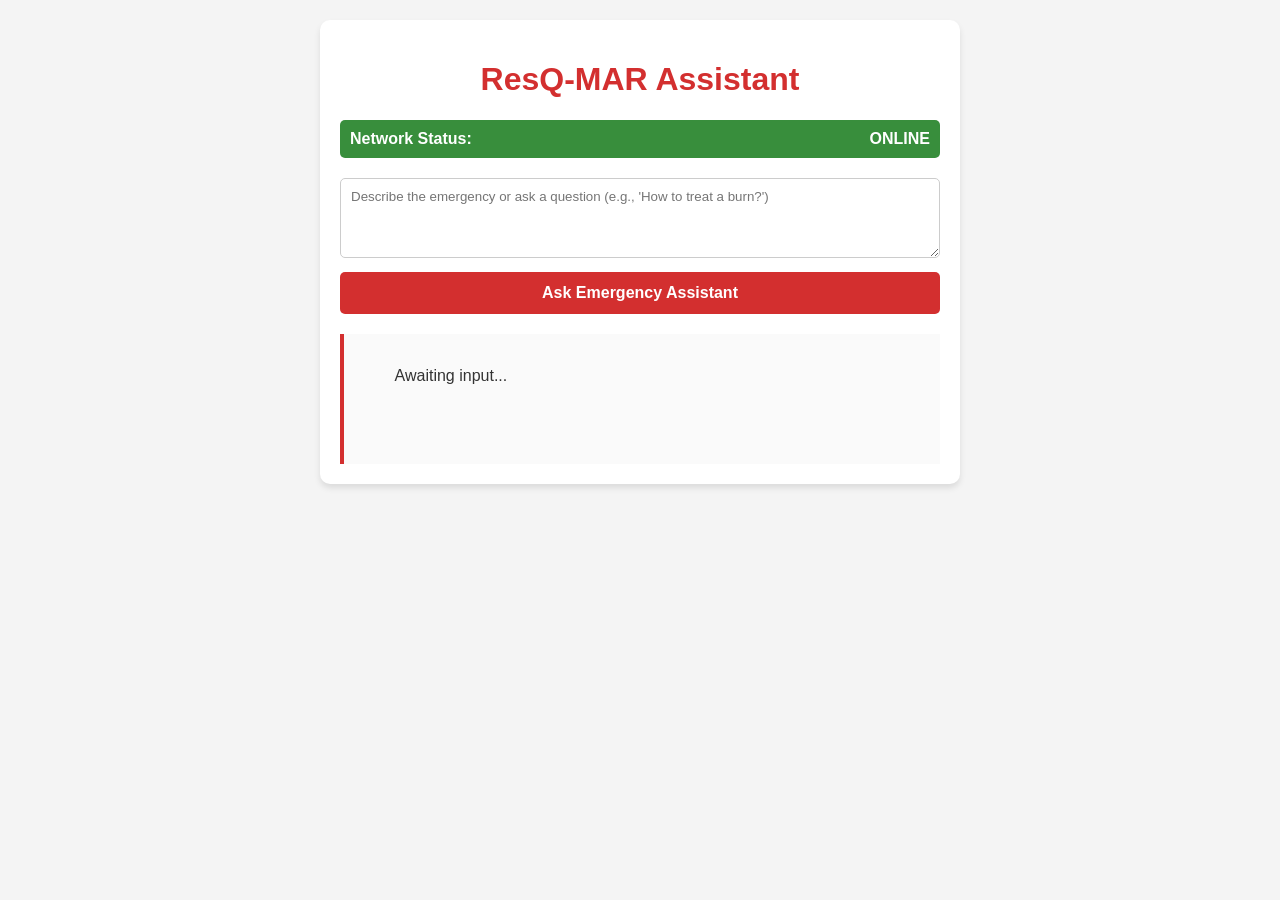
<file: frontend/pwa_offline.html>
<!DOCTYPE html>
<html lang="en">
<head>
    <meta charset="UTF-8">
    <meta name="viewport" content="width=device-width, initial-scale=1.0">
    <title>ResQ-MAR Edge Client</title>
    <style>
        :root {
            --bg-color: #f4f4f4;
            --text-color: #333;
            --primary-color: #d32f2f; /* Emergency Red */
            --online-color: #388e3c;
            --offline-color: #d32f2f;
        }
        body {
            font-family: -apple-system, BlinkMacSystemFont, "Segoe UI", Roboto, Helvetica, Arial, sans-serif;
            background-color: var(--bg-color);
            color: var(--text-color);
            margin: 0;
            padding: 20px;
            display: flex;
            flex-direction: column;
            align-items: center;
        }
        .container {
            max-width: 600px;
            width: 100%;
            background: white;
            padding: 20px;
            border-radius: 10px;
            box-shadow: 0 4px 6px rgba(0,0,0,0.1);
        }
        h1 {
            color: var(--primary-color);
            text-align: center;
        }
        .status-bar {
            display: flex;
            justify-content: space-between;
            align-items: center;
            padding: 10px;
            border-radius: 5px;
            margin-bottom: 20px;
            font-weight: bold;
            color: white;
            background-color: var(--online-color);
            transition: background-color 0.3s;
        }
        .status-bar.offline {
            background-color: var(--offline-color);
        }
        .offline-warning {
            display: none;
            color: var(--offline-color);
            font-size: 0.9em;
            margin-bottom: 15px;
            text-align: center;
            font-weight: bold;
        }
        textarea {
            width: 100%;
            padding: 10px;
            border: 1px solid #ccc;
            border-radius: 5px;
            resize: vertical;
            min-height: 80px;
            box-sizing: border-box;
            font-family: inherit;
        }
        button {
            width: 100%;
            padding: 12px;
            background-color: var(--primary-color);
            color: white;
            border: none;
            border-radius: 5px;
            font-size: 16px;
            font-weight: bold;
            cursor: pointer;
            margin-top: 10px;
        }
        button:hover {
            background-color: #b71c1c;
        }
        .answer-box {
            margin-top: 20px;
            padding: 15px;
            border-left: 4px solid var(--primary-color);
            background-color: #fafafa;
            min-height: 100px;
            white-space: pre-wrap;
        }
        
        /* Inline Manifest */
        /*
        {
          "name": "ResQ-MAR Edge",
          "short_name": "ResQ",
          "start_url": ".",
          "display": "standalone",
          "background_color": "#ffffff",
          "theme_color": "#d32f2f"
        }
        */
    </style>
</head>
<body>

<div class="container">
    <h1>ResQ-MAR Assistant</h1>
    
    <div id="statusIndicator" class="status-bar">
        <span>Network Status:</span>
        <span id="statusText">ONLINE</span>
    </div>
    
    <div id="offlineWarning" class="offline-warning">
        ⚠ Operating in offline mode. Answers may be limited to Edge SLM knowledge.
    </div>
    
    <textarea id="questionInput" placeholder="Describe the emergency or ask a question (e.g., 'How to treat a burn?')"></textarea>
    
    <button onclick="askQuestion()">Ask Emergency Assistant</button>
    
    <div class="answer-box" id="answerDisplay">
        Awaiting input...
    </div>
</div>

<script>
    const statusBar = document.getElementById('statusIndicator');
    const statusText = document.getElementById('statusText');
    const offlineWarning = document.getElementById('offlineWarning');
    const answerDisplay = document.getElementById('answerDisplay');
    const questionInput = document.getElementById('questionInput');

    function updateOnlineStatus() {
        if (navigator.onLine) {
            statusBar.classList.remove('offline');
            statusText.textContent = 'ONLINE';
            offlineWarning.style.display = 'none';
        } else {
            statusBar.classList.add('offline');
            statusText.textContent = 'OFFLINE';
            offlineWarning.style.display = 'block';
        }
    }

    window.addEventListener('online', updateOnlineStatus);
    window.addEventListener('offline', updateOnlineStatus);
    updateOnlineStatus(); // Initial check

    // Mock functionality for the HTML PWA
    function askQuestion() {
        const question = questionInput.value.trim();
        if (!question) return;
        
        answerDisplay.textContent = 'Processing request...';
        
        // In a real PWA, this would call the offline_client.py backend
        // or a bundled WASM version of the SLM. Here we simulate the logic.
        setTimeout(() => {
            if (navigator.onLine) {
                answerDisplay.innerHTML = `<strong>[CLOUD - llama3.1]</strong><br/><br/>Simulated Cloud Response to: "${question}". Full data available.`;
            } else {
                answerDisplay.innerHTML = `<strong>[EDGE - phi3:mini]</strong><br/><br/>Simulated Edge Response to: "${question}". Concise actionable guidance provided offline.`;
            }
        }, 800);
    }

    // Basic Service Worker Registration
    if ('serviceWorker' in navigator) {
        // Inline service worker registration placeholder
        // navigator.serviceWorker.register('sw.js');
        console.log('Service Worker supported and ready for offline caching.');
    }
</script>

</body>
</html>
</file>
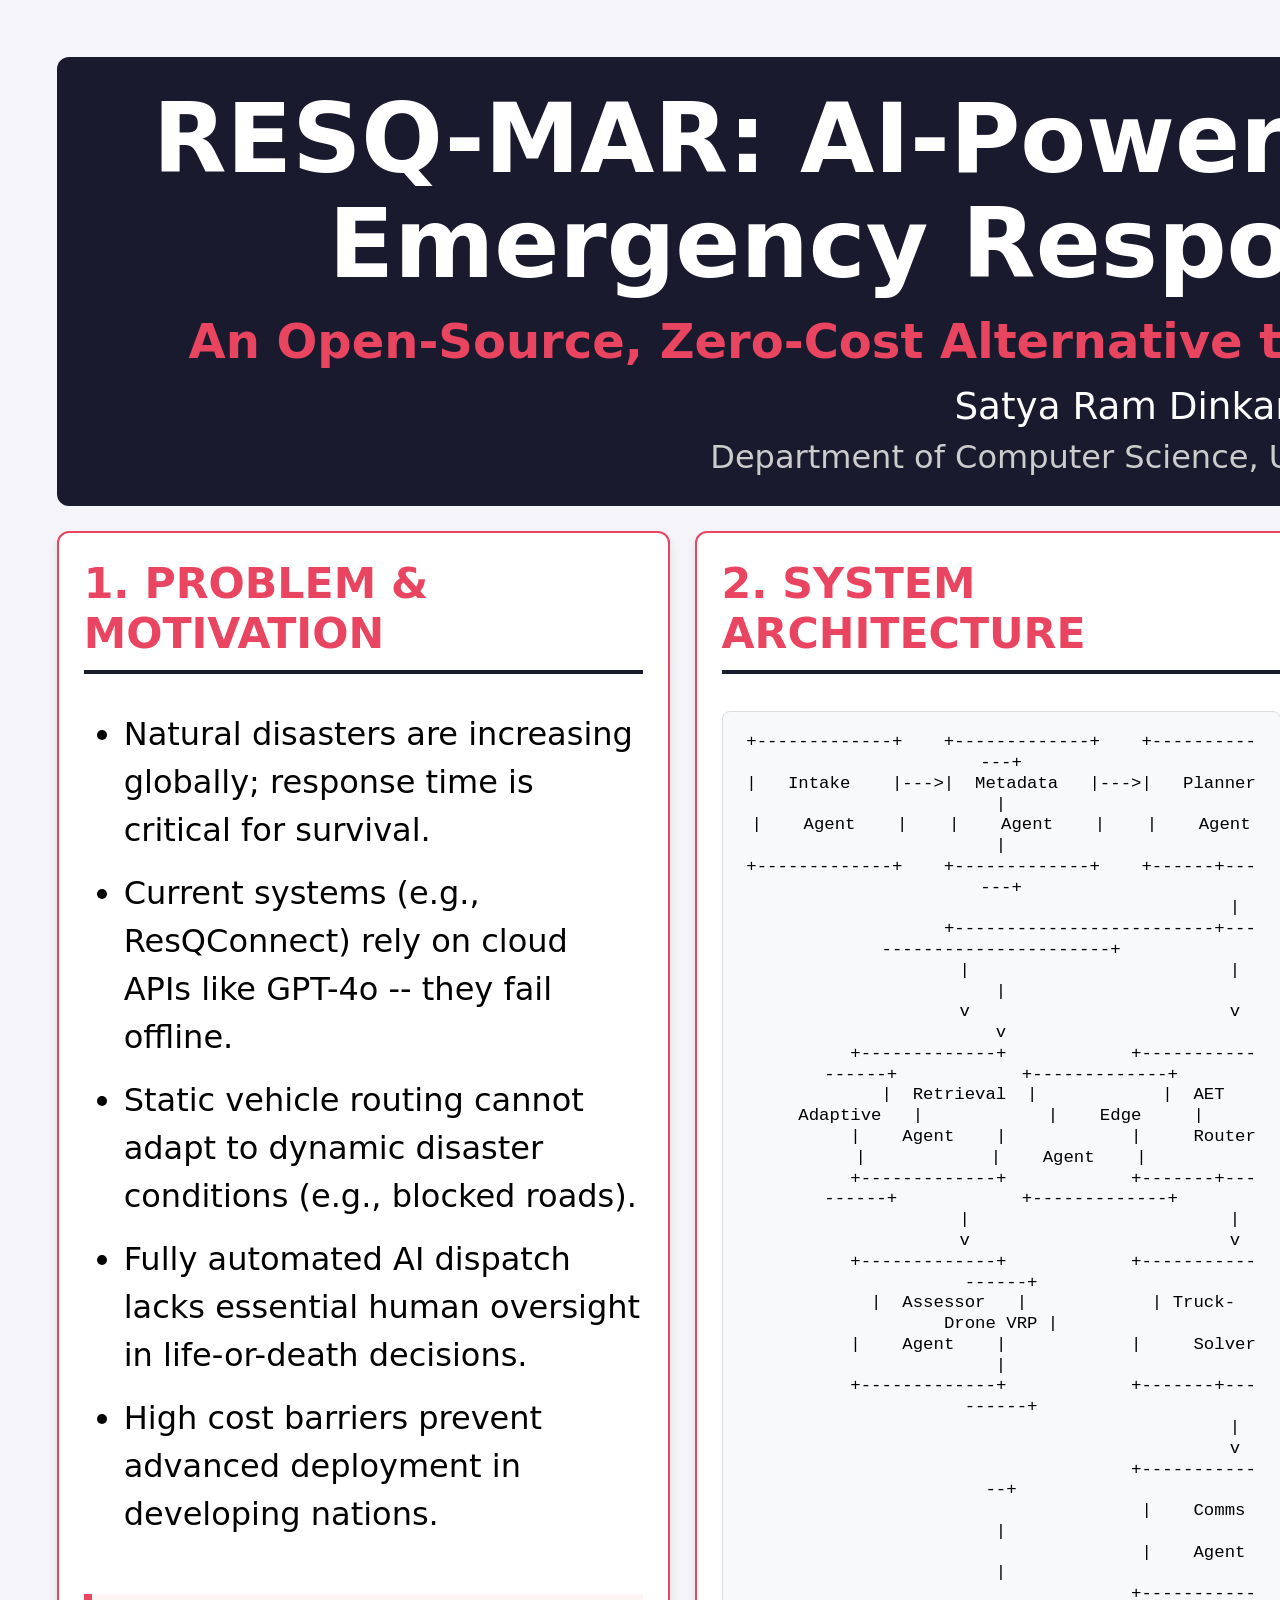
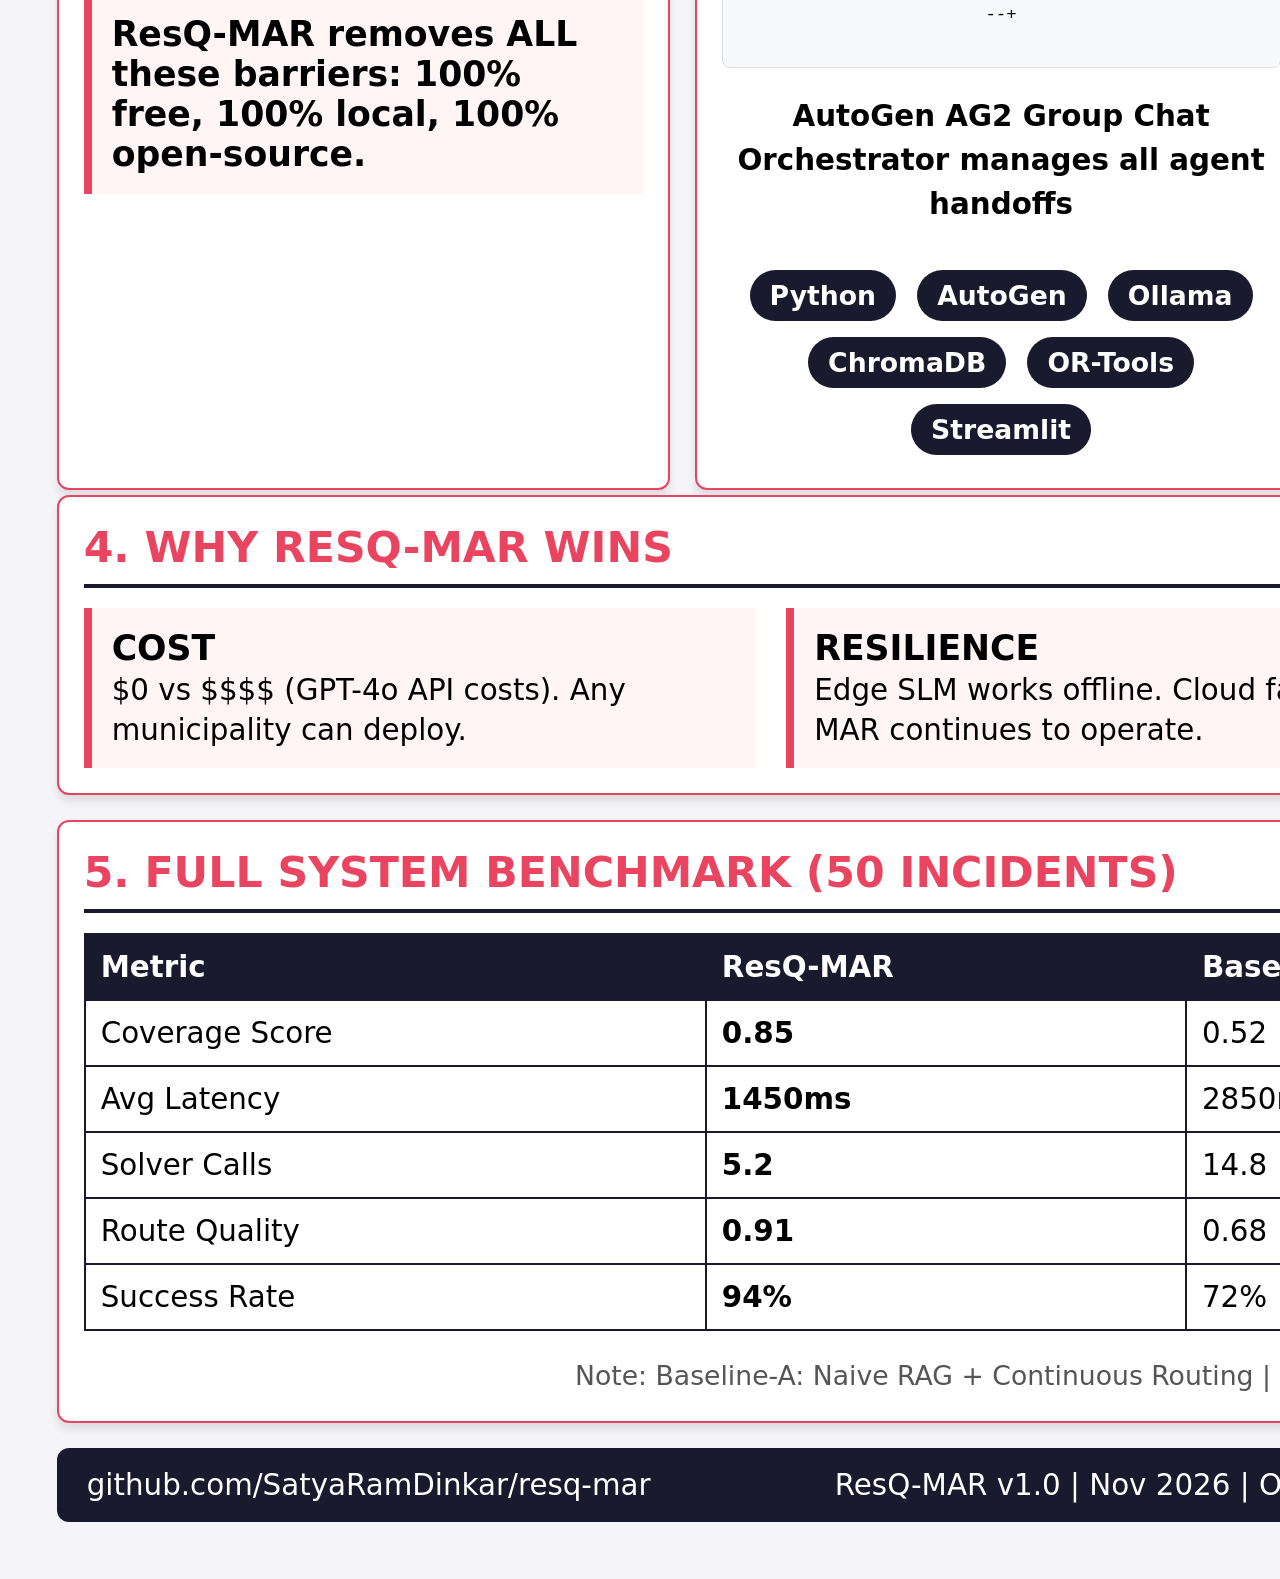
<file: docs/poster/resq_mar_poster.html>
<!DOCTYPE html>
<html lang="en">
<head>
<meta charset="UTF-8">
<title>ResQ-MAR Academic Poster</title>
<style>
    @page { size: A1 portrait; margin: 0; }
    body {
        margin: 0;
        padding: 0;
        font-family: system-ui, -apple-system, sans-serif;
        background: #f4f4f9;
        width: 594mm;
        height: 841mm;
        box-sizing: border-box;
    }
    .poster {
        display: flex;
        flex-direction: column;
        height: 100%;
        padding: 15mm;
        box-sizing: border-box;
    }
    .header {
        background: #1a1a2e;
        color: white;
        padding: 30px;
        text-align: center;
        border-radius: 12px;
        margin-bottom: 25px;
        flex: 0 0 auto;
        position: relative;
    }
    .qr-box {
        position: absolute;
        top: 30px;
        right: 30px;
        background: white;
        color: #1a1a2e;
        padding: 15px;
        border-radius: 8px;
        font-size: 20pt;
        font-weight: bold;
    }
    h1 { font-size: 72pt; margin: 0; color: white; line-height: 1.1; }
    h2.subtitle { font-size: 36pt; color: #e94560; margin: 15px 0; }
    .authors { font-size: 28pt; margin: 10px 0; }
    .affiliation { font-size: 24pt; color: #ccc; margin: 0; }
    
    .grid-main {
        display: grid;
        grid-template-columns: 1fr 1fr 1fr;
        gap: 25px;
        flex: 1;
        min-height: 0;
    }
    .section {
        background: white;
        border: 2px solid #e94560;
        border-radius: 12px;
        padding: 25px;
        box-shadow: 0 6px 10px rgba(0,0,0,0.1);
        display: flex;
        flex-direction: column;
    }
    .section-full {
        background: white;
        border: 2px solid #e94560;
        border-radius: 12px;
        padding: 25px;
        margin-top: 25px;
        box-shadow: 0 6px 10px rgba(0,0,0,0.1);
        flex: 0 0 auto;
    }
    h3 {
        font-size: 32pt;
        color: #e94560;
        text-transform: uppercase;
        margin-top: 0;
        border-bottom: 4px solid #1a1a2e;
        padding-bottom: 12px;
        margin-bottom: 20px;
    }
    p, li { font-size: 24pt; line-height: 1.5; margin-bottom: 15px; }
    
    .highlight {
        background: #fff5f5;
        border-left: 8px solid #e94560;
        padding: 20px;
        margin: 25px 0;
        font-weight: bold;
        font-size: 26pt;
    }
    
    table { width: 100%; border-collapse: collapse; margin-top: 15px; margin-bottom: 25px; }
    th, td { border: 2px solid #1a1a2e; padding: 15px; font-size: 22pt; text-align: left; }
    th { background: #1a1a2e; color: white; }
    
    pre {
        font-family: 'Courier New', Courier, monospace;
        font-size: 13pt;
        background: #f8f9fa;
        padding: 20px;
        border-radius: 8px;
        border: 1px solid #ddd;
        overflow: hidden;
        line-height: 1.2;
        text-align: center;
        white-space: pre-wrap;
    }
    .pill-container { text-align: center; margin-top: 20px; }
    .pill {
        display: inline-block;
        background: #1a1a2e;
        color: white;
        padding: 10px 20px;
        border-radius: 30px;
        font-size: 20pt;
        margin: 8px;
        font-weight: bold;
    }
    
    .footer {
        background: #1a1a2e;
        color: white;
        padding: 20px 30px;
        display: flex;
        justify-content: space-between;
        align-items: center;
        border-radius: 12px;
        margin-top: 25px;
        flex: 0 0 auto;
        font-size: 22pt;
    }
    
    @media print {
        body { margin: 0; background: white; -webkit-print-color-adjust: exact; }
    }
</style>
</head>
<body>
<div class="poster">

    <!-- Header Section -->
    <div class="header">
        <h1>RESQ-MAR: AI-Powered Multi-Agent<br>Emergency Response System</h1>
        <h2 class="subtitle">An Open-Source, Zero-Cost Alternative to Cloud-Dependent Dispatch</h2>
        <div class="authors">Satya Ram Dinkar</div>
        <div class="affiliation">Department of Computer Science, University Name</div>
        <div class="qr-box">github.com/<br>SatyaRamDinkar/<br>resq-mar</div>
    </div>

    <!-- Main 3-Column Grid -->
    <div class="grid-main">
        <!-- 1. Introduction -->
        <div class="section">
            <h3>1. PROBLEM & MOTIVATION</h3>
            <ul>
                <li>Natural disasters are increasing globally; response time is critical for survival.</li>
                <li>Current systems (e.g., ResQConnect) rely on cloud APIs like GPT-4o -- they fail offline.</li>
                <li>Static vehicle routing cannot adapt to dynamic disaster conditions (e.g., blocked roads).</li>
                <li>Fully automated AI dispatch lacks essential human oversight in life-or-death decisions.</li>
                <li>High cost barriers prevent advanced deployment in developing nations.</li>
            </ul>
            <div class="highlight">
                ResQ-MAR removes ALL these barriers: 100% free, 100% local, 100% open-source.
            </div>
        </div>

        <!-- 2. Architecture -->
        <div class="section">
            <h3>2. SYSTEM ARCHITECTURE</h3>
            <pre>
+-------------+    +-------------+    +-------------+
|   Intake    |--->|  Metadata   |--->|   Planner   |
|    Agent    |    |    Agent    |    |    Agent    |
+-------------+    +-------------+    +------+------+
                                             |
                   +-------------------------+-------------------------+
                   |                         |                         |
                   v                         v                         v
          +-------------+            +-----------------+            +-------------+
          |  Retrieval  |            |  AET Adaptive   |            |    Edge     |
          |    Agent    |            |     Router      |            |    Agent    |
          +-------------+            +-------+---------+            +-------------+
                   |                         |
                   v                         v
          +-------------+            +-----------------+
          |  Assessor   |            | Truck-Drone VRP |
          |    Agent    |            |     Solver      |
          +-------------+            +-------+---------+
                                             |
                                             v
                                     +-------------+
                                     |    Comms    |
                                     |    Agent    |
                                     +-------------+
            </pre>
            <p style="text-align: center; font-size: 22pt; margin-top: 10px;">
                <strong>AutoGen AG2 Group Chat Orchestrator manages all agent handoffs</strong>
            </p>
            <div class="pill-container">
                <span class="pill">Python</span>
                <span class="pill">AutoGen</span>
                <span class="pill">Ollama</span>
                <span class="pill">ChromaDB</span>
                <span class="pill">OR-Tools</span>
                <span class="pill">Streamlit</span>
            </div>
        </div>

        <!-- 3. Key Results -->
        <div class="section">
            <h3>3. KEY RESULTS</h3>
            
            <div style="font-weight: bold; font-size: 24pt;">Table 1: Agentic RAG vs Naive RAG</div>
            <table>
                <tr><th>Metric</th><th>Naive RAG</th><th>Agentic RAG</th><th>Improvement</th></tr>
                <tr><td>Avg Coverage</td><td>0.47</td><td>0.82</td><td style="color: green; font-weight: bold;">+74%</td></tr>
                <tr><td>Relevance Score</td><td>0.55</td><td>0.89</td><td style="color: green; font-weight: bold;">+62%</td></tr>
            </table>

            <div style="font-weight: bold; font-size: 24pt;">Table 2: Routing Efficiency</div>
            <table>
                <tr><th>Metric</th><th>Continuous</th><th>AET Adaptive</th><th>Improvement</th></tr>
                <tr><td>Solver Calls</td><td>15</td><td>5</td><td style="color: green; font-weight: bold;">-66.7%</td></tr>
                <tr><td>Avg Latency</td><td>3200ms</td><td>1250ms</td><td style="color: green; font-weight: bold;">-61%</td></tr>
            </table>

            <div style="font-weight: bold; font-size: 24pt;">Table 3: Truck-Drone Collaboration</div>
            <table>
                <tr><th>Configuration</th><th>Truck-Only</th><th>Drone-Only</th><th>Collaborative</th></tr>
                <tr><td>Coverage</td><td>66.7%</td><td>41.7%</td><td style="color: green; font-weight: bold;">100%</td></tr>
                <tr><td>Avg ETA</td><td>18 min</td><td>12 min</td><td style="color: green; font-weight: bold;">10 min</td></tr>
            </table>
            
            <div class="highlight" style="margin: 10px 0; padding: 15px; font-size: 22pt;">
                50 incidents benchmarked across 3 system configurations.
            </div>
        </div>
    </div>

    <!-- 4. Why ResQ-MAR Wins -->
    <div class="section-full">
        <h3>4. WHY RESQ-MAR WINS</h3>
        <div style="display: grid; grid-template-columns: 1fr 1fr 1fr; gap: 30px;">
            <div class="highlight" style="margin: 0;">
                COST<br>
                <span style="font-weight: normal; font-size: 22pt;">$0 vs $$$$ (GPT-4o API costs). Any municipality can deploy.</span>
            </div>
            <div class="highlight" style="margin: 0;">
                RESILIENCE<br>
                <span style="font-weight: normal; font-size: 22pt;">Edge SLM works offline. Cloud fails; ResQ-MAR continues to operate.</span>
            </div>
            <div class="highlight" style="margin: 0;">
                INTELLIGENCE<br>
                <span style="font-weight: normal; font-size: 22pt;">Agentic RAG + AET routing + human oversight. AI augments, not replaces.</span>
            </div>
        </div>
    </div>

    <!-- 5. Full System Benchmark -->
    <div class="section-full">
        <h3>5. FULL SYSTEM BENCHMARK (50 Incidents)</h3>
        <table>
            <tr>
                <th>Metric</th>
                <th>ResQ-MAR</th>
                <th>Baseline-A</th>
                <th>Baseline-B</th>
            </tr>
            <tr>
                <td>Coverage Score</td>
                <td style="font-weight: bold;">0.85</td>
                <td>0.52</td>
                <td>0.38</td>
            </tr>
            <tr>
                <td>Avg Latency</td>
                <td style="font-weight: bold;">1450ms</td>
                <td>2850ms</td>
                <td>680ms</td>
            </tr>
            <tr>
                <td>Solver Calls</td>
                <td style="font-weight: bold;">5.2</td>
                <td>14.8</td>
                <td>1.0</td>
            </tr>
            <tr>
                <td>Route Quality</td>
                <td style="font-weight: bold;">0.91</td>
                <td>0.68</td>
                <td>0.47</td>
            </tr>
            <tr>
                <td>Success Rate</td>
                <td style="font-weight: bold;">94%</td>
                <td>72%</td>
                <td>54%</td>
            </tr>
        </table>
        <p style="font-size: 20pt; color: #555; margin: 0; text-align: center;">
            Note: Baseline-A: Naive RAG + Continuous Routing | Baseline-B: Static Rule-Based
        </p>
    </div>

    <!-- Footer -->
    <div class="footer">
        <div>github.com/SatyaRamDinkar/resq-mar</div>
        <div>ResQ-MAR v1.0 | Nov 2026 | Open Source under MIT License</div>
        <div>[University Logo]</div>
    </div>

</div>
</body>
</html>
</file>
